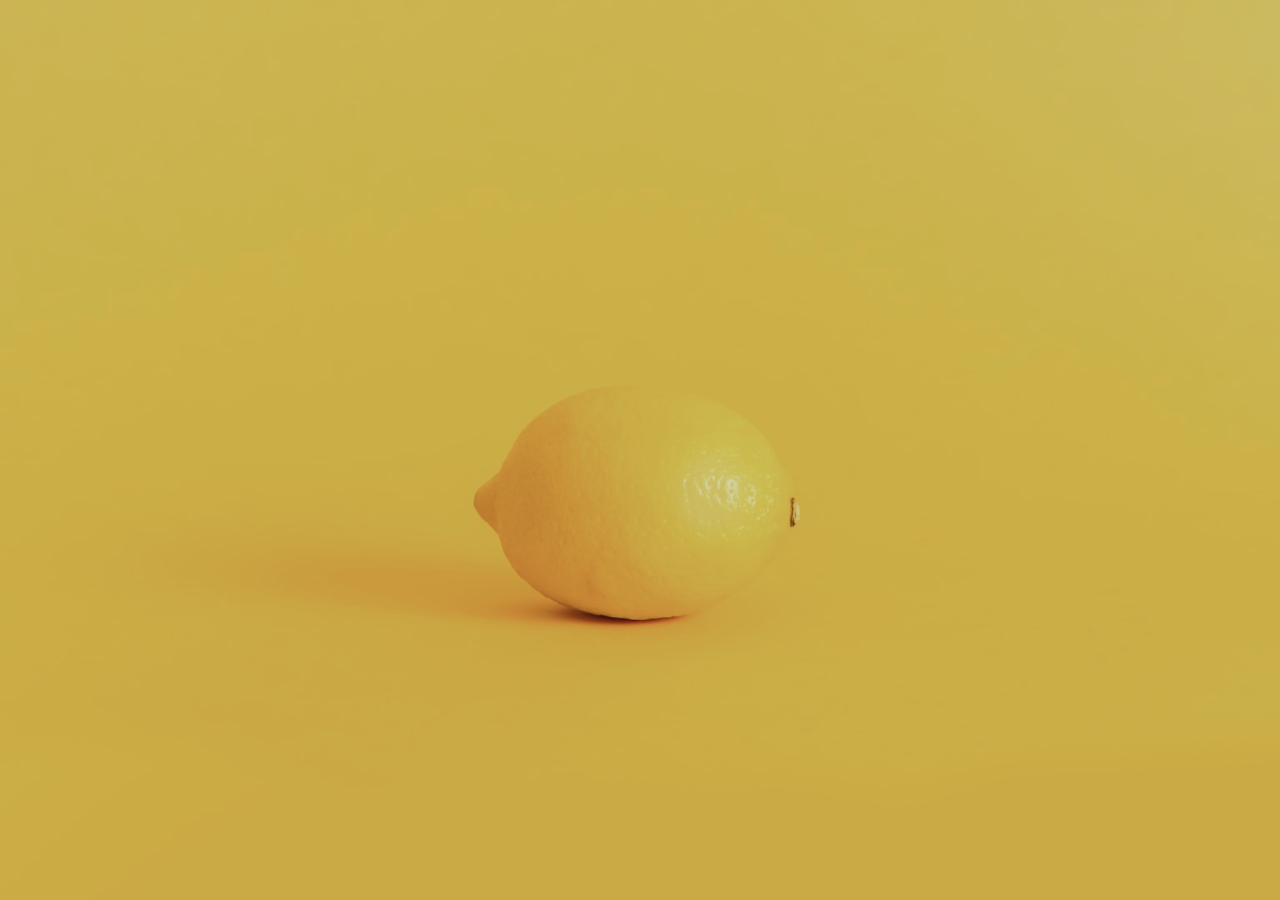
<file: index.html>
<!DOCTYPE html>
<html lang="pt-BR">

<head>
    <title>Lima</title>

    <link rel="stylesheet" type="text/css" href="style/styleSheet.css" />

    <link rel="apple-touch-icon" sizes="180x180" href="icons/apple-touch-icon.png">
    <link rel="icon" type="image/png" sizes="32x32" href="icons/favicon-32x32.png">
    <link rel="icon" type="image/png" sizes="16x16" href="icons/favicon-16x16.png">
    <link rel="manifest" href="icons/site.webmanifest">
</head>

<body>

    <div class="conteiner">


        <header>
            <div class="img-wrapper">
                <img src="img/limao.jpg" alt="">
            </div>
            
            <div class="banner">
                <h1>SAP Lima</h1>
                <p>Passo a passo de como criar uma empresa.</p>
                <p>Consultor SAP FI - Leno Lima. </p>
                <p>girlenosilveira@gmail.com</p>
                <button>Iniciar</button>
            </div>

        </header>

        <!-- <nav id="navegacao">
            <a class="na" href="paginas/regrasDenegocio.html">Regras de negocio</a>
            <a class="na" href="paginas/criarEmpresa.html">Criar empresa</a>

               <a class="na" href="paginas/servidor.html">Servidor </a>
                <a class="na" href="paginas/bancodedados.html">Banco de Dados </a>
                <a class="na" href="paginas/tabela.html">Referencias</a>

        </nav>

        <section id="conteudo"></section>


        <script>
            document.querySelectorAll('a').forEach(

                link => {
                    const conteudo = document.getElementById('conteudo')

                    link.onclick = function (e) {
                        e.preventDefault()

                        fetch(link.href)
                            .then(resp => resp.text())
                            .then(html => conteudo.innerHTML = html)

                    }

                }
            )

        </script> -->


    </div>

</body>

</html>
</file>
<file: style/styleSheet.css>
@import url('https://fonts.googleapis.com/css2?family=Baloo+Da+2:wght@400;500;600&family=Josefin+Slab:ital,wght@0,100;0,200;0,300;0,400;0,500;0,600;1,100;1,200;1,300;1,400;1,500&family=Mulish:ital,wght@0,200;0,300;0,400;0,500;0,600;1,200;1,300;1,400;1,500;1,600&display=swap');
@import url('https://cdnjs.cloudflare.com/ajax/libs/font-awesome/6.2.0/css/all.min.css');


/*
Seletor (.) é classe
Seletor (#) é ID
Seletor (*) todos os elementos dentro da pagina
Seleto (:) é para pseudo açao

*/


* {
    margin: 0;
    padding: 0;
}

header {
    width: 100%;
    height: 100vh;
    overflow: hidden;
    position: relative;
}


.banner {
    position: absolute;
    top: 30%;
    left: 15%;
}

.banner h1 {
    color: rgb(255, 255, 255);
    font-size: 4.5rem;
    font-family: "Baloo Da 2", serif;
    font-weight: 500;
    text-shadow: .3rem .2rem 2px rgba(0, 0, 0, 0.5);
    line-height: 5.5rem;
    opacity: 0;
    animation: textAnimation 1s 0.9s forwards;
}

.banner p {
    color: rgb(255, 255, 255);
    font-size: 1.5rem;
    font-family: "Josefin Slab", serif;
    font-weight: 600;
    text-shadow: .1rem .2rem 2px rgba(0, 0, 0, 0.5);
    line-height: 1.5rem;
    opacity: 0;
    animation: textAnimation 1s 0.5s forwards;
}

.banner button {
    background: #3CA55C;
    /* fallback for old browsers */
    background: -webkit-linear-gradient(to right, #B5AC49, #3CA55C);
    /* Chrome 10-25, Safari 5.1-6 */
    background: linear-gradient(to right, #B5AC49, #3CA55C);
    /* W3C, IE 10+/ Edge, Firefox 16+, Chrome 26+, Opera 12+, Safari 7+ */

    color: rgb(0, 0, 0);
    font-size: 1.5rem;
    font-family: "Baloo Da 2", serif;
    font-weight: 600;
    line-height: 1.5rem;
    padding: 1rem 2rem;
    border: none;
    border-radius: 2rem;
    margin-top: 2rem;
    cursor: pointer;
    opacity: 0;
    animation: textAnimation 1s 0.9 forwards;

}

.banner button:hover {
    opacity: 0.8;
}

.img-wrapper {
    width: 100%;
    height: 100%;
    overflow: hidden;
    background-color: rgba(0, 0, 0, 0.8);
}

.img-wrapper img {
    width: 100%;
    height: 100%;
    object-fit: cover;
    opacity: 0.8;
    animation: zoom 15s;
}


/*.img-wrapper img:hover {
    animation: pulsar 1s ease-in-out infinite;
}*/

/*@keyframes pulsar {
    0% {
        transform: scale(1);
    }

    50% {
        transform: scale(1.1);
    }

    100% {
        transform: scale(1);
    }
}*/

@keyframes zoom {
    0% {
        transform: scale(1.3);
    }

    100% {
        transform: scale(1);
    }
}

@keyframes textAnimation {
    0% {
        transform: translateX(-20rem);
    }

    100% {
        transform: translateX(0rem);
        opacity: 1;
    }
}
</file>
